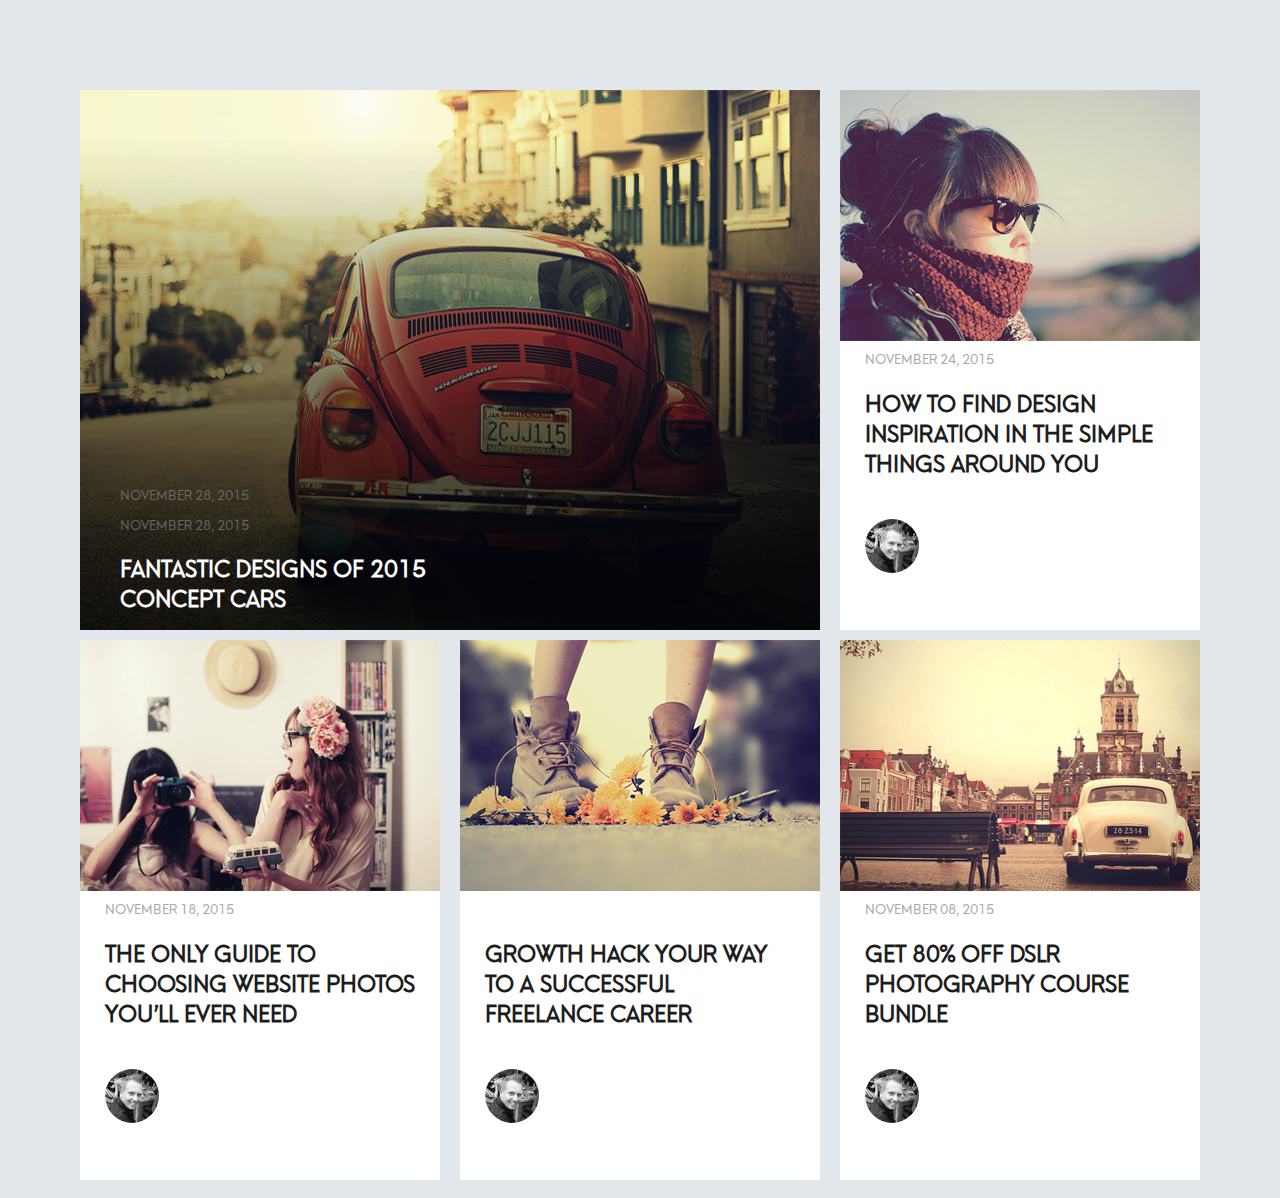
<file: index.html>
<!DOCTYPE html>
<html lang="en">

<head>
    <meta charset="UTF-8">
    <title>Cup of coffe</title>
    <link href="css/fonts/fonts.css" rel="stylesheet">
    <link href="css/bootstrap-grid.css" rel="stylesheet">

    <link href="css/style.css" rel="stylesheet">
</head>

<body>
    <div class="container">
        <div class="row">
            <div class="col-8">
                <div class="row">
                    <div class="col-12">
                        <div class="car">
                            <time class="txt">November 28, 2015</time>
                            <time class="txt">November 28, 2015</time>
                            <h1 class="text">Fantastic Designs Of 2015 <br>Concept Cars</h1>
                        </div>
                    </div>
                    <div class="col-6">
                        <div class="fon2">
                            <img src="img/girls.png" alt="girls">
                            <time>November 18, 2015</time>
                            <h1>The Only Guide To Choosing Website Photos You’ll Ever Need</h1>
                            <img src="img/autor.png" alt="autor">
                        </div>

                    </div>
                    <div class="col-6">
                        <div class="fon3">
                            <img src="img/shouse.png" alt="shouse">
                            <time><br></time>
                            <h1>Growth Hack Your Way to a Successful Freelance Career</h1>
                            <img src="img/autor.png" alt="autor">
                        </div>
                    </div>
                </div>
            </div>
            <div class="col-4">
                <div class="row">
                    <div class="col-12">
                        <div class="fon4">
                            <img src="img/face.png" alt="face">
                            <time>November 24, 2015</time>
                            <h1>How To Find Design Inspiration In The Simple Things Around You</h1>
                            <img src="img/autor.png" alt="autor">
                        </div>
                    </div>
                    <div class="col-12">
                        <div class="fon5">
                            <img src="img/smal car.png" alt="smalcar">
                            <time>November 08, 2015</time>
                            <h1>Get 80% Off DSLR Photography Course Bundle</h1>
                            <img src="img/autor.png" alt="autor">
                        </div>
                    </div>
                </div>

            </div>
        </div>
    </div>
</body>

</html>
</file>
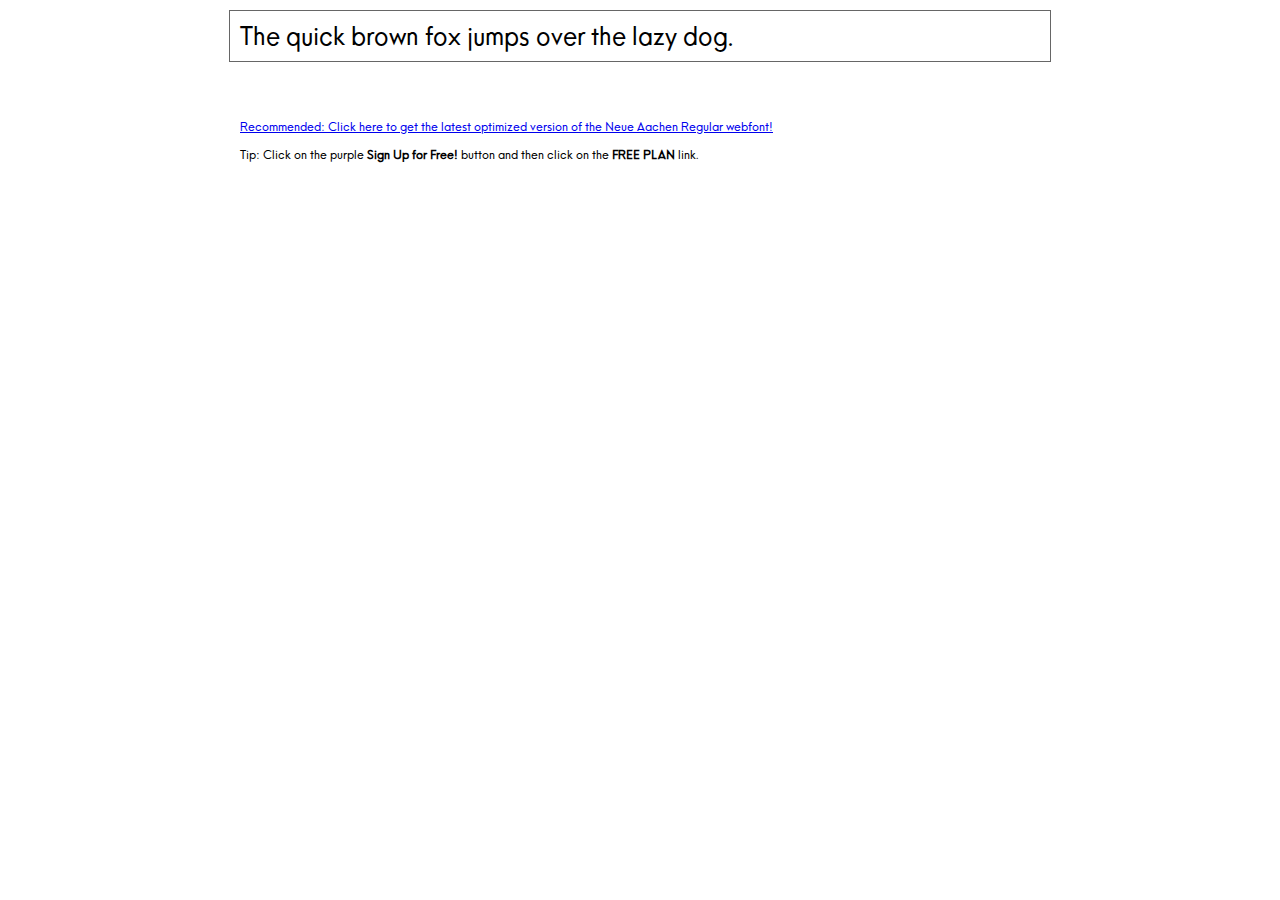
<file: css/fonts/demo.html>
<!DOCTYPE html PUBLIC "-//W3C//DTD XHTML 1.0 Transitional//EN" "http://www.w3.org/TR/xhtml1/DTD/xhtml1-transitional.dtd">
<html xmlns="http://www.w3.org/1999/xhtml">
<head>
	<meta http-equiv="Content-Type" content="text/html; charset=utf-8" />
	<title>@font-face Demo</title>
	<link rel="stylesheet" href="fonts.css" type="text/css" charset="utf-8" />
	<style type="text/css">
	body {
		background-color:white;
		font-family:Verdana,Tahoma,Arial,Sans-Serif;
		color:black;
		font-size:12px;
	}

	.demo
	{
		font-family:'Conv_NeueHansKendrick-Regular',Sans-Serif;
		width:800px;
		margin:10px auto;
		text-align:left;
		border:1px solid #666;
		padding:10px;
	}

	.hint
	{
		font-family:'Conv_NeueHansKendrick-Regular',Sans-Serif;
		width:800px;
		margin:10px auto;
		text-align:left;
		border:1px;
		padding:10px;
	}
	</style>
</head>
<body>
	<div class="demo" style="font-size:25px">
		The quick brown fox jumps over the lazy dog.
	</div>


	<br>
	<br>
	<div class="hint">
		<a href="http://www.fonts.com/font/itc/neue-aachen/regular/web-font?SiteId=64">Recommended: Click here to get the latest optimized version of the Neue Aachen Regular webfont!</a><br /><br />
		Tip: Click on the purple <strong>Sign Up for Free!</strong> button and then click on the <strong>FREE PLAN</strong> link.
	</div>
</body>
</html>
</file>
<file: css/fonts/fonts.css>
/** Generated by FG **/
@font-face {
	font-family: 'Conv_NeueHansKendrick-Regular';
	src: url('fonts/NeueHansKendrick-Regular.eot');
	src: local('☺'), url('fonts/NeueHansKendrick-Regular.woff') format('woff'), url('fonts/NeueHansKendrick-Regular.ttf') format('truetype'), url('fonts/NeueHansKendrick-Regular.svg') format('svg');
	font-weight: normal;
	font-style: normal;
}
</file>
<file: css/style.css>
body {
    font-family: 'Conv_NeueHansKendrick-Regular';
    background-color: #E2E7EC;
}

.container {
    display: flex;
    width: 100vw;
    display: flex;
    justify-content: center;
    margin-top: 90px
}


h1 {
    color: #1d1d1d;
    font-size: 22px;
    font-weight: 600;
    line-height: 30px;
    text-transform: uppercase;
    margin-left: 25px;
    margin-right: 25px;
}

time {
    color: #818181;
    font-size: 13px;
    font-weight: 400;
    line-height: 30px;
    text-transform: uppercase;
    margin-left: 25px;
    margin-right: 25px;
    opacity: 0.7;
}

div[class*=fon] {
    background-color: white;
    width: 360px;
    height: 540px;
    margin-bottom: 10px
}

.car {
    background-image: url(../img/car.png);
    width: 740px;
    height: 540px;
    display: flex;
    align-items: flex-start;
    flex-direction: column;
    justify-content: flex-end;
    margin-bottom: 10px;
}

.text {
    color: white;
    margin-left: 40px
}

.txt {
    margin-left: 40px
}

img[src="img/autor.png"] {
    border-radius: 50px;
    padding-top: 25px;
    margin-left: 25px;
}

[class^="col"] {
    display: flex;
}
</file>
